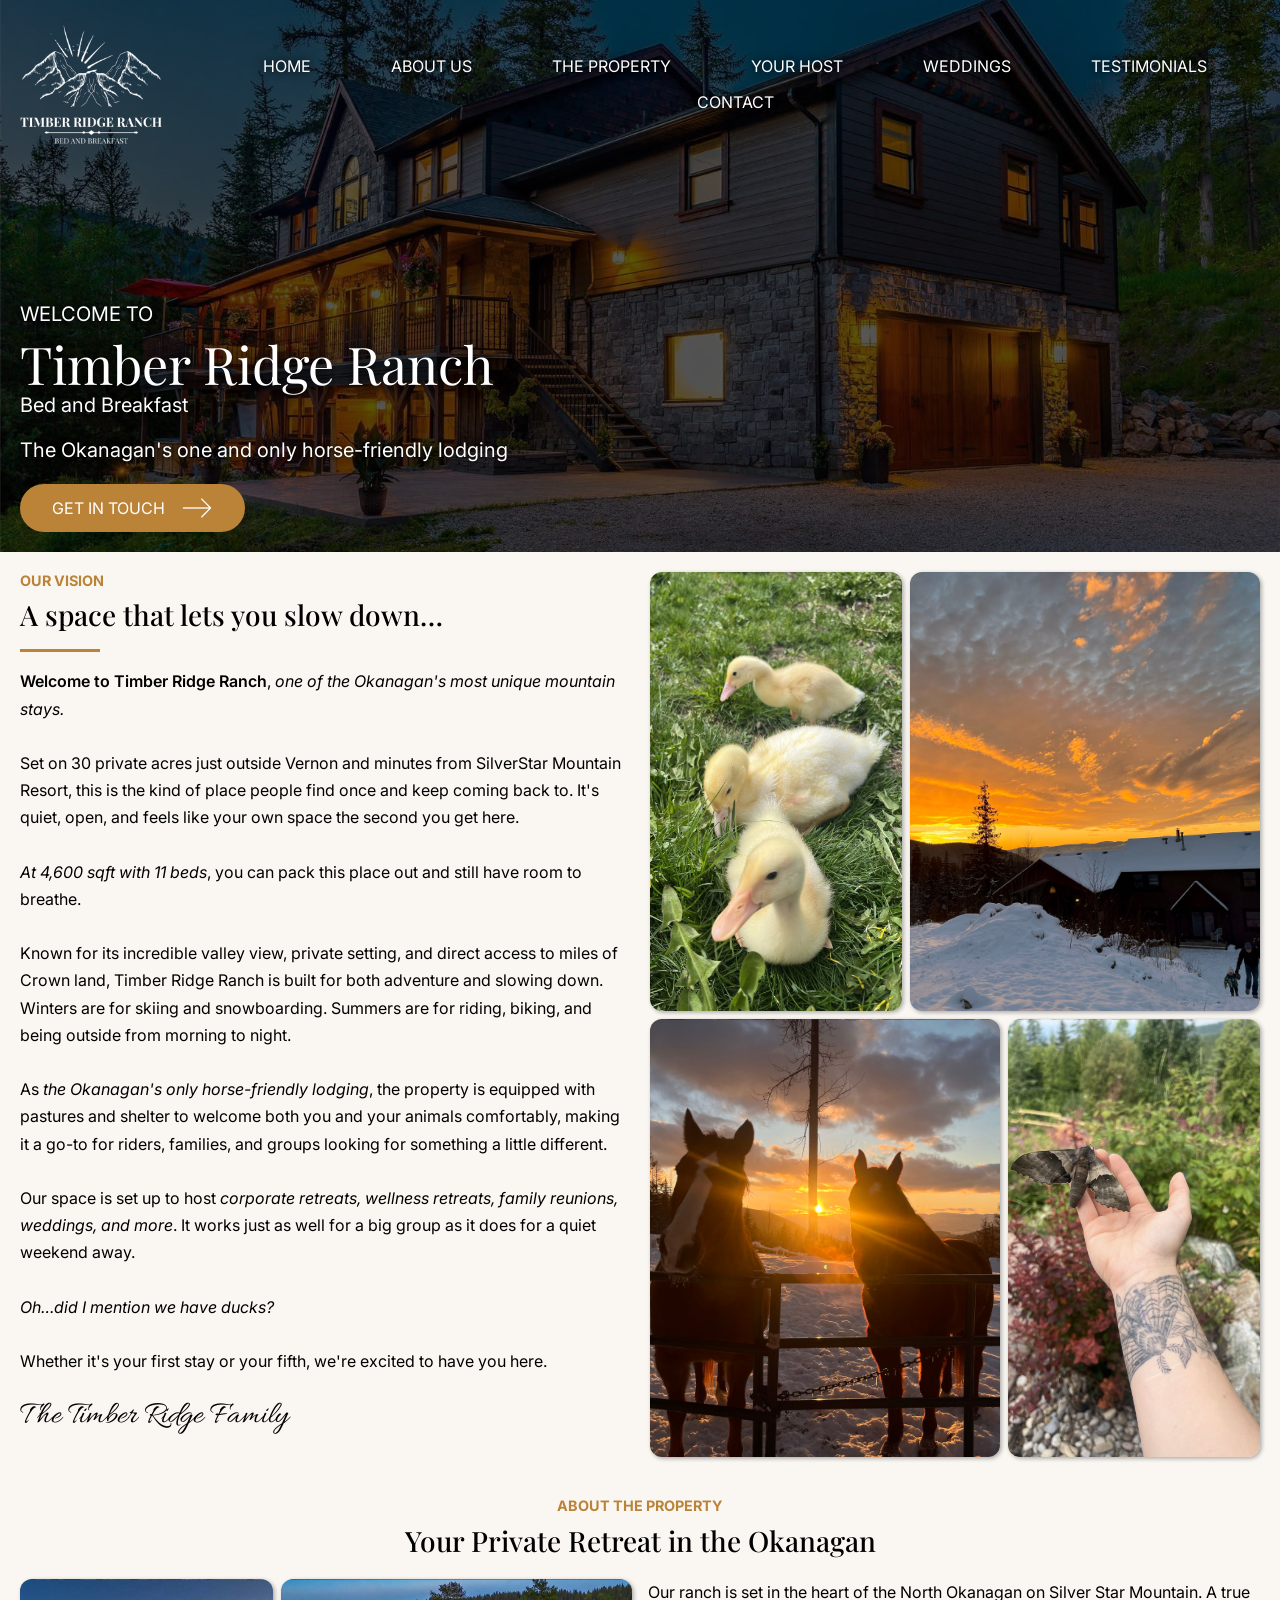
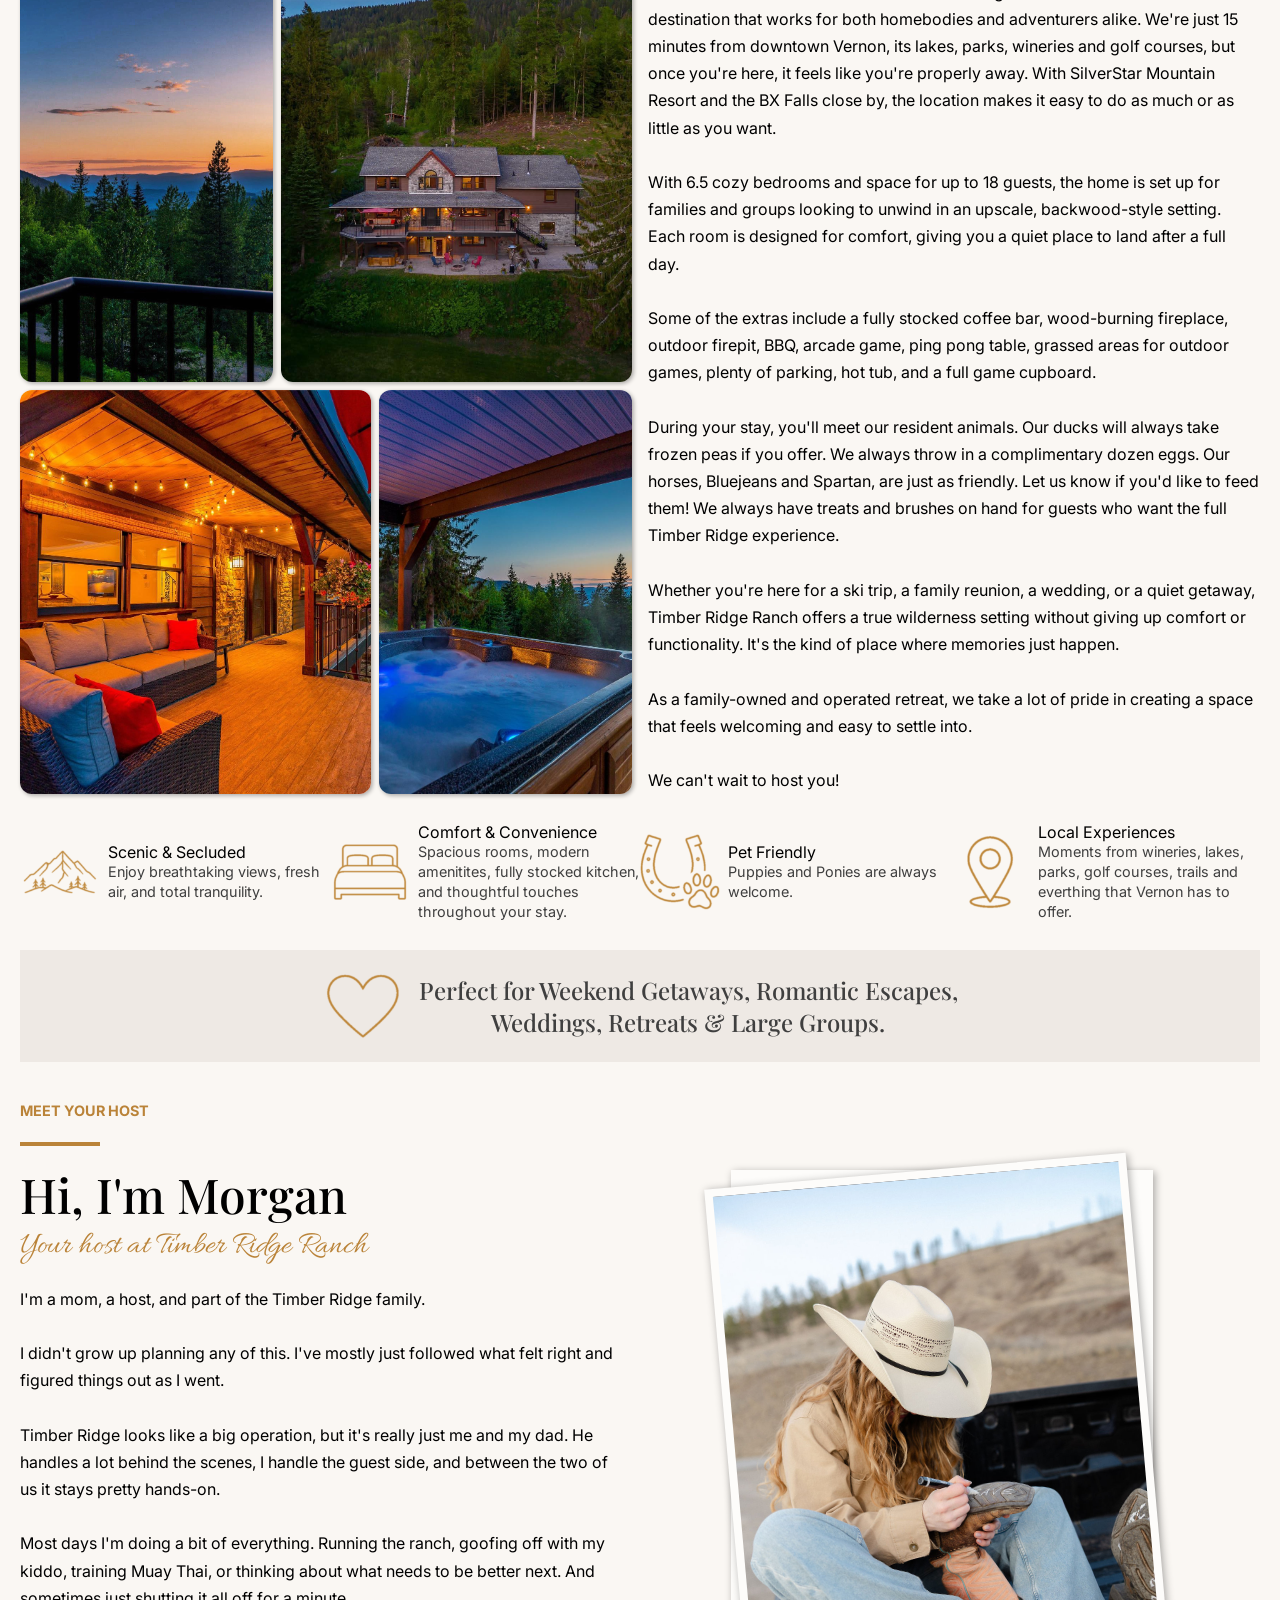
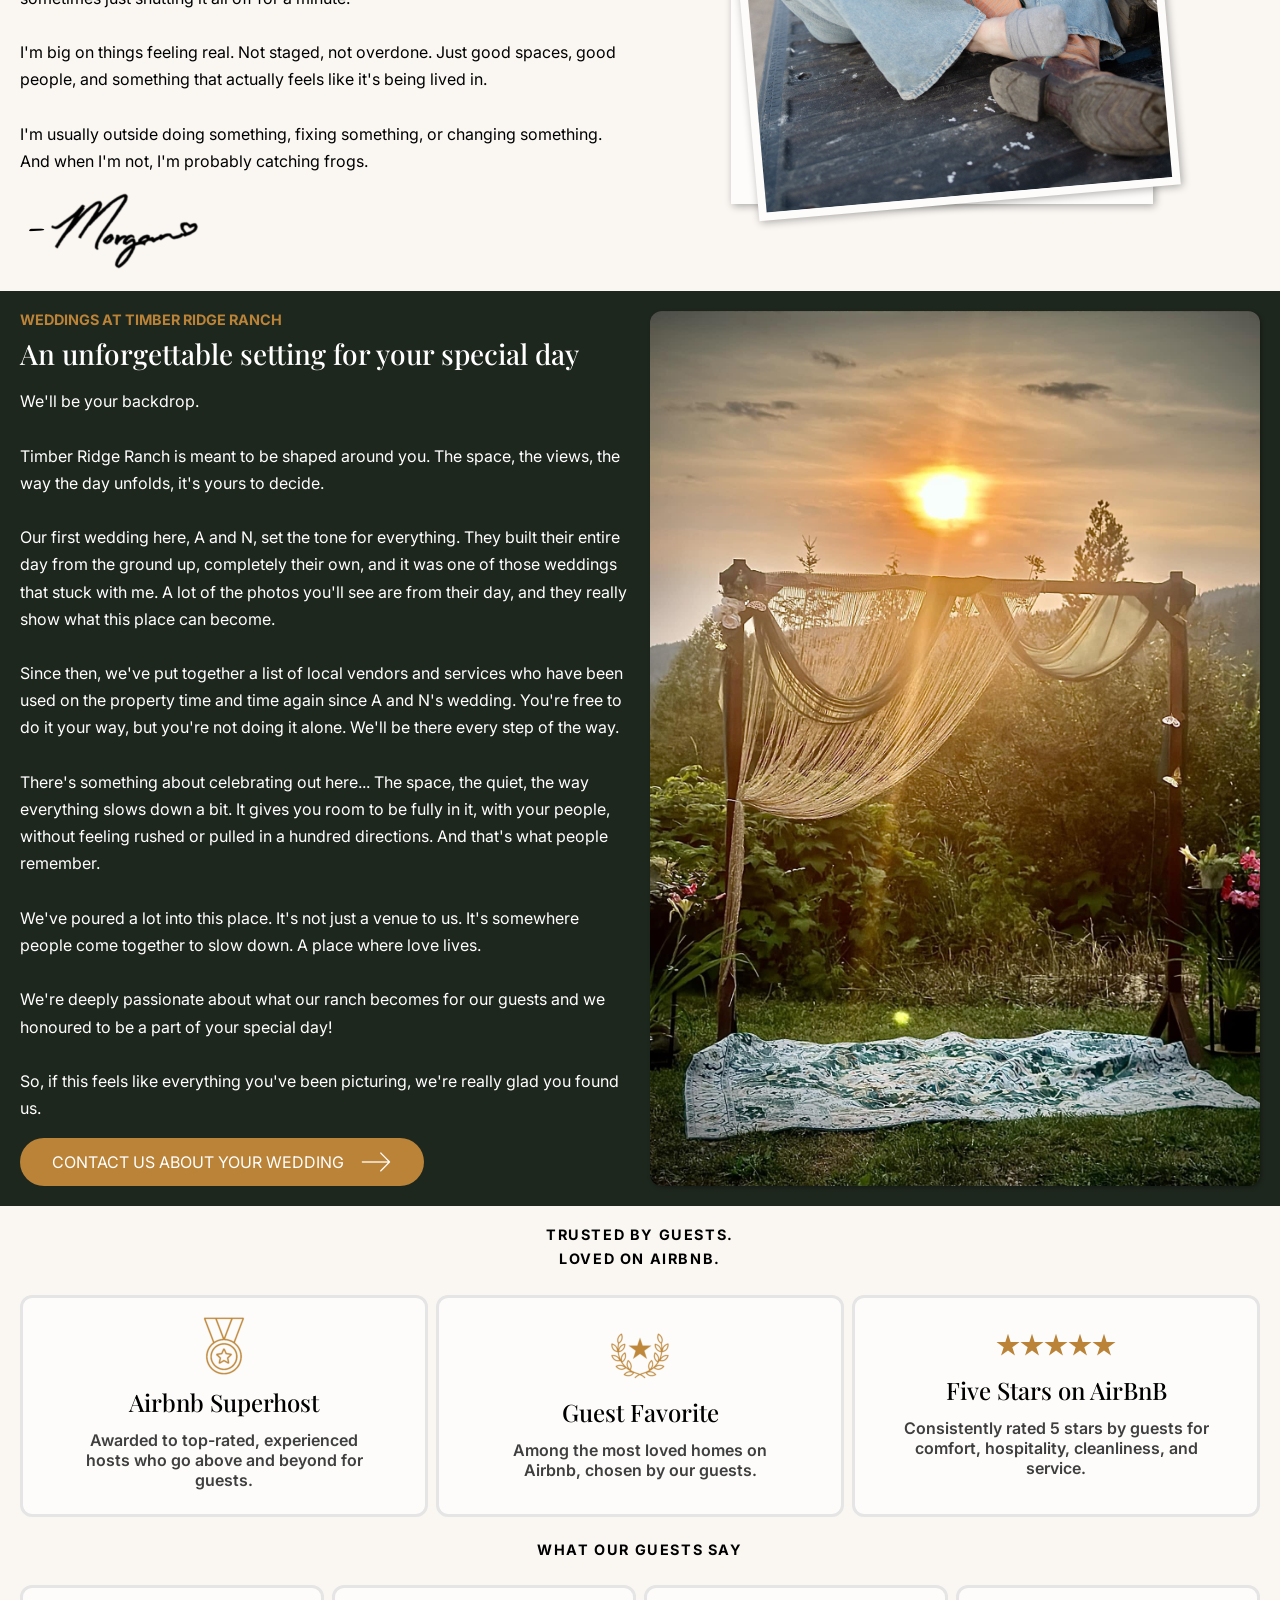
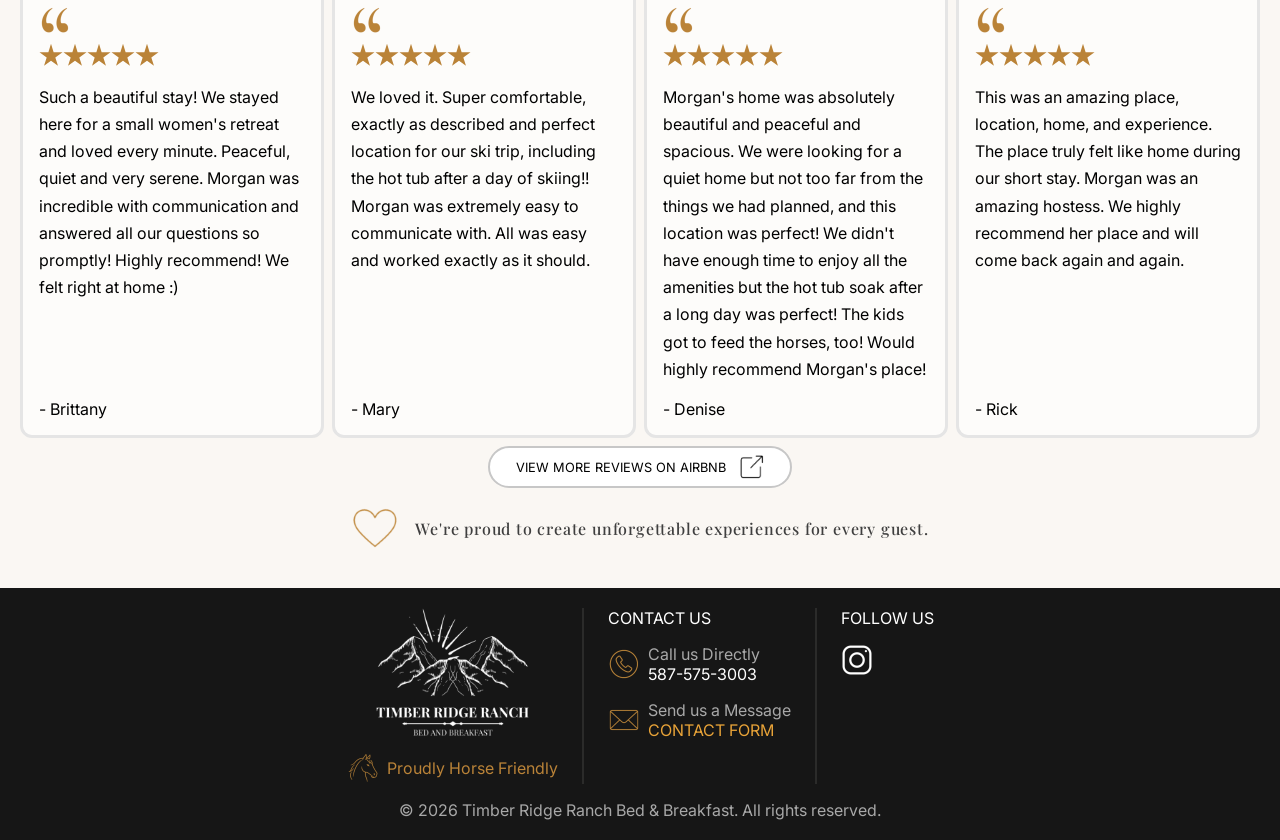
<file: index.html>
﻿<!DOCTYPE html>

<html lang="en" xmlns="http://www.w3.org/1999/xhtml">
<head>
    <meta charset="utf-8" />
    <meta name="viewport" content="width=device-width, initial-scale=1.0">
    <meta http-equiv="X-UA-Compatible" content="ie=edge">
    <link rel="stylesheet" href="styles/main.css">
    <link rel="shortcut icon" href="./img/trr-logo-sm.png" type="image/png" />
    <title>Timber Ridge Ranch</title>
</head>
<body>
    <!--Mobile hamburger menu-->
    <header>
        <div class="top-bar">
            <div class="trr-logo"></div>
            <div class="close-menu"></div>
        </div>
        <div class="buttons">
            <div>HOME</div>
            <div>GALLERY</div>
            <div>CONTACT</div>
        </div>
        <div class="divider"></div>
        <div>
            <a class="capsule-button">
                <p>GET IN TOUCH</p>
            </a>

            <div class="phone">
                <div class="image"></div>
                <div>123-456-7890</div>
            </div>

            <div class="email">
                <div class="image"></div>
                <div>timberridgeranchbnb@gmail.com</div>
            </div>

            <div class="instagram">
                <div class="image"></div>
            </div>            
        </div>
    </header>

    <main>
        <nav>
            <div class="nav__flow">
                <a href="index.html" class="trr-logo"></a>
                <!--<div class="mobile" style="flex: 1;"></div>
                <div class="mobile">
                    <div class="nav__hamburger">
                        <div class="cover-circle"></div>
                        <div class="image"></div>
                    </div>
                </div>-->
                <div class="nav__links desktop">
                    <a href="index.html">
                        HOME
                    </a>
                    <a href="#vision">
                        ABOUT US
                    </a>
                    <a href="#about-property">
                        THE PROPERTY
                    </a>
                    <a href="#meet-host">
                        YOUR HOST
                    </a>
                    <a href="#weddings">
                        WEDDINGS
                    </a>
                    <!--<a href="gallery.html">
                        GALLERY
                    </a>-->
                    <a href="#testimonials">
                        TESTIMONIALS
                    </a>
                    <a href="contact.html">
                        CONTACT
                    </a>
                </div>
            </div>
        </nav>

        <!-- TRR Title -->
        <section id="trr-title">
            <div class="trr-title__flow">
                <div class="trr-title__container">
                    <div style="flex: 1;"></div>
                    <div class="trr-title__info">
                        <p class="welcome">WELCOME TO</p>
                        <h1>Timber Ridge Ranch</h1>
                        <p class="subtitle">Bed and Breakfast</p>
                        <p class="soft-read">The Okanagan's one and only horse-friendly lodging</p>
                    </div>
                    <a href="contact.html" class="capsule-button">
                        <p>GET IN TOUCH</p>
                        <div class="image image__arrow-right"></div>
                    </a>
                </div>
            </div>
        </section>

        <!-- Our Vision -->
        <section id="vision">
            <div class="vision__flow">
                <div class="vision__container">
                    <div class="section-title">
                        <p>OUR VISION</p>
                        <h2>A space that lets you slow down…</h2>
                        <div class="break"></div>
                    </div>
                    <p class="soft-read">
                        <span style="font-weight: 600;">Welcome to Timber Ridge Ranch</span>, <span style="font-style: italic;">
                            one of the Okanagan's
                            most unique mountain stays.
                        </span>
                        <br /><br />
                        Set on 30 private acres just outside Vernon and minutes from SilverStar Mountain Resort, this is the kind of place people find
                        once and keep coming back to. It's quiet, open, and feels like your own space the second you get here.
                        <br /><br />
                        <span style="font-style: italic;">At 4,600 sqft with 11 beds</span>, you can pack this place out and still have room to breathe.
                        <br /><br />
                        <span style="font-style: italic;"></span>Known for its incredible valley view, private setting, and direct access to miles of Crown land, Timber Ridge Ranch is
                        built for both adventure and slowing down. Winters are for skiing and snowboarding. Summers are for riding, biking, and being outside from
                        morning to night.
                        <br /><br />
                        As <span style="font-style: italic;">the Okanagan's only horse-friendly lodging</span>, the property is equipped with pastures and shelter to welcome both you and
                        your animals comfortably, making it a go-to for riders, families, and groups looking for something a little different.
                        <br /><br />
                        Our space is set up to host <span style="font-style: italic;">corporate retreats, wellness retreats, family reunions, weddings, and more</span>. It works just as
                        well for a big group as it does for a quiet weekend away.
                        <br /><br />
                        <span style="font-style: italic;">Oh…did I mention we have ducks?</span>
                        <br /><br />
                        Whether it's your first stay or your fifth, we're excited to have you here.
                    </p>
                    <p class="signature">The Timber Ridge Family</p>
                </div>
                <div class="picture-block">
                    <div class="a image__ducks"></div>
                    <div class="b image__winter-house"></div>
                    <div class="b image__horses"></div>
                    <div class="a image__moth">
                    </div>
                </div>
            </div>
        </section>

        <!-- About The Property -->
        <section id="about-property">
            <div class="about-property__flow">
                <div class="section-title">
                    <p>ABOUT THE PROPERTY</p>
                    <h2>Your Private Retreat in the Okanagan</h2>
                </div>
                
                <div class="about-property__container">
                    <div class="about-property__info-pictures">
                        <div class="picture-block desktop">
                            <div class="a image__trr-house-view"></div>
                            <div class="b image__trr-house-03"></div>
                            <div class="b image__trr-deck"></div>
                            <div class="a image__trr-hot-tub"></div>
                        </div>
                        <p class="soft-read">
                            Our ranch is set in the heart of the North Okanagan on Silver Star Mountain. A true destination that works for both homebodies and adventurers alike. We're just 15 minutes from downtown Vernon, its lakes, parks, wineries and golf courses, but once you're here, it feels like you're properly away. With SilverStar Mountain Resort and the BX Falls close by, the location makes it easy to do as much or as little as you want.
                            <br /><br />
                            With 6.5 cozy bedrooms and space for up to 18 guests, the home is set up for families and groups looking to unwind in an upscale, backwood-style setting. Each room is designed for comfort, giving you a quiet place to land after a full day.
                            <br /><br />
                            Some of the extras include a fully stocked coffee bar, wood-burning fireplace, outdoor firepit, BBQ, arcade game, ping pong table, grassed areas for outdoor games, plenty of parking, hot tub, and a full game cupboard.
                            <br /><br />
                            During your stay, you'll meet our resident animals. Our ducks will always take frozen peas if you offer. We always throw in a complimentary dozen eggs. Our horses, Bluejeans and Spartan, are just as friendly. Let us know if you'd like to feed them! We always have treats and brushes on hand for guests who want the full Timber Ridge experience.
                            <br /><br />
                            Whether you're here for a ski trip, a family reunion, a wedding, or a quiet getaway, Timber Ridge Ranch offers a true wilderness setting without giving up comfort or functionality. It's the kind of place where memories just happen.
                            <br /><br />
                            As a family-owned and operated retreat, we take a lot of pride in creating a space that feels welcoming and easy to settle into.
                            <br /><br />
                            We can't wait to host you!
                        </p>
                    </div>
                    <div class="about-property__selling-point-container">
                        <div class="about-property__selling-point">
                            <div class="about-property__selling-point__image image__mountain"></div>
                            <div class="about-property__selling-point__info">
                                <p>Scenic & Secluded</p>
                                <p class="sub">Enjoy breathtaking views, fresh air, and total tranquility.</p>
                            </div>
                        </div>
                        <div class="about-property__selling-point">
                            <div class="about-property__selling-point__image image__bed"></div>
                            <div class="about-property__selling-point__info">
                                <p>Comfort & Convenience</p>
                                <p class="sub">Spacious rooms, modern amenitites, fully stocked kitchen, and thoughtful touches throughout your stay.</p>
                            </div>
                        </div>
                        <div class="about-property__selling-point">
                            <div class="about-property__selling-point__image image__horseshoe-pawprint"></div>
                            <div class="about-property__selling-point__info">
                                <p>Pet Friendly</p>
                                <p class="sub">Puppies and Ponies are always welcome.</p>
                            </div>
                        </div>
                        <div class="about-property__selling-point">
                            <div class="about-property__selling-point__image image__map-pin"></div>
                            <div class="about-property__selling-point__info">
                                <p>Local Experiences</p>
                                <p class="sub">Moments from wineries, lakes, parks, golf courses, trails and everthing that Vernon has to offer.</p>
                            </div>
                        </div>
                    </div>                    
                </div>
                
                <div class="about-property__perfect-for">
                    <div class="about-property__perfect-for__image image__heart"></div>
                    <p>Perfect for Weekend Getaways, Romantic Escapes, <br /> Weddings, Retreats & Large Groups.</p>
                </div>
            </div>
        </section>

        <!-- Meet your host-->
        <section id="meet-host">
            <div class="meet-host__flow">
                <div class="meet-host-info">
                    <div class="section-title">
                        <p>MEET YOUR HOST</p>
                        <div class="break"></div>
                        <h2>Hi, I'm Morgan</h2>
                        <h2 class="signature">Your host at Timber Ridge Ranch</h2>
                    </div>
                    <p class="soft-read">
                        I'm a mom, a host, and part of the Timber Ridge family.
                        <br /><br />
                        I didn't grow up planning any of this. I've mostly just followed what felt right and figured things out as I went.
                        <br /><br />
                        Timber Ridge looks like a big operation, but it's really just me and my dad. He handles a lot behind the scenes, I handle the guest side, and between the two of us it stays pretty hands-on.
                        <br /><br />
                        Most days I'm doing a bit of everything. Running the ranch, goofing off with my kiddo, training Muay Thai, or thinking about what needs to be better next. And sometimes just shutting it all off for a minute.
                        <br /><br />
                        I'm big on things feeling real. Not staged, not overdone. Just good spaces, good people, and something that actually feels like it's being lived in.
                        <br /><br />
                        I'm usually outside doing something, fixing something, or changing something. And when I'm not, I'm probably catching frogs.
                    </p>
                    <div class="meet-host__signature">
                        <div class="signature">-</div>
                        <div class="image"></div>
                    </div>
                </div>
                <div class="meet-host__picture">
                    <div class="under"></div>
                    <div class="over">
                        <div class="inner"></div>
                    </div>
                </div>
            </div>
        </section>

        <!-- Weddings -->
        <section id="weddings">
            <div class="weddings__flow">
                <div class="weddings__container">
                    <div class="section-title">
                        <p>WEDDINGS AT TIMBER RIDGE RANCH</p>
                        <h2>An unforgettable setting for your special day</h2>
                    </div>
                    <p class="soft-read desktop">
                        We'll be your backdrop.
                        <br /><br />
                        Timber Ridge Ranch is meant to be shaped around you. The space, the views, the way the day unfolds, it's yours to decide.
                        <br /><br />
                        Our first wedding here, A and N, set the tone for everything. They built their entire day from the ground up, completely their own, and it was one of those weddings that stuck with me. A lot of the photos you'll see are from their day, and they really show what this place can become.
                        <br /><br />
                        Since then, we've put together a list of local vendors and services who have been used on the property time and time again since A and N's wedding. You're free to do it your way, but you're not doing it alone. We'll be there every step of the way.
                        <br /><br />
                        There's something about celebrating out here... The space, the quiet, the way everything slows down a bit. It gives you room to be fully in it, with your people, without feeling rushed or pulled in a hundred directions. And that's what people remember.
                        <br /><br />
                        We've poured a lot into this place. It's not just a venue to us. It's somewhere people come together to slow down. A place where love lives.
                        <br /><br />
                        We're deeply passionate about what our ranch becomes for our guests and we honoured to be a part of your special day!
                        <br /><br />
                        So, if this feels like everything you've been picturing, we're really glad you found us.
                    </p>
                    <a class="capsule-button desktop" href="contact.html">
                        <p>CONTACT US ABOUT YOUR WEDDING</p>
                        <div class="image image__arrow-right"></div>
                    </a>
                </div>
                <div class="weddings__picture image__wedding"></div>
                <a class="capsule-button mobile" href="contact.html">
                    <p>CONTACT US ABOUT YOUR WEDDING</p>
                    <div class="image image__arrow-right"></div>
                </a>
            </div>
        </section>

        <!-- Testimonials -->
        <section id="testimonials">
            <div class="testimonials__flow">
                <div class="section-title alt">
                    <p>TRUSTED BY GUESTS.</p>
                    <p>LOVED ON AIRBNB.</p>
                </div>
                <div class="testimonials__awards">
                    <div class="card">
                        <div class="image image__superhost"></div>
                        <h2>Airbnb Superhost</h2>
                        <p class="desktop">Awarded to top-rated, experienced hosts who go above and beyond for guests.</p>
                    </div>
                    <div class="card">
                        <div class="image image__guest-favorite"></div>
                        <h2>Guest Favorite</h2>
                        <p class="desktop">Among the most loved homes on Airbnb, chosen by our guests.</p>
                    </div>
                    <div class="card testimonials__5-stars">
                        <div class="stars">
                            <div></div>
                            <div></div>
                            <div></div>
                            <div></div>
                            <div></div>
                        </div>
                        <h2>Five Stars on AirBnB</h2>
                        <p class="desktop">Consistently rated 5 stars by guests for comfort, hospitality, cleanliness, and service.</p>
                    </div>
                </div>

                <div class="section-title alt">
                    <p>WHAT OUR GUESTS SAY</p>
                </div>
                <div class="testimonials__reviews">
                    <div class="card">
                        <div class="quote"></div>
                        <div class="stars">
                            <div></div>
                            <div></div>
                            <div></div>
                            <div></div>
                            <div></div>
                        </div>
                        <p class="soft-read">
                            Such a beautiful stay! We stayed here for a small women's retreat and loved every minute. Peaceful, quiet and very serene. 
                            Morgan was incredible with communication and answered all our questions so promptly! Highly recommend! We felt right at home :)
                        </p>
                        <div class="testimonials__reviews__author">
                            <p>- Brittany</p>
                        </div>
                    </div>
                    <div class="card">
                        <div class="quote"></div>
                        <div class="stars">
                            <div></div>
                            <div></div>
                            <div></div>
                            <div></div>
                            <div></div>
                        </div>
                        <p class="soft-read">
                            We loved it. Super comfortable, exactly as described and perfect location for our ski trip, including the hot tub after a day of skiing!!
                            Morgan was extremely easy to communicate with. All was easy and worked exactly as it should.
                        </p>
                        <div class="testimonials__reviews__author">
                            <p>- Mary</p>
                        </div>
                    </div>
                    <div class="card">
                        <div class="quote"></div>
                        <div class="stars">
                            <div></div>
                            <div></div>
                            <div></div>
                            <div></div>
                            <div></div>
                        </div>
                        <p class="soft-read">
                            Morgan's home was absolutely beautiful and peaceful and spacious. We were looking for a quiet home but not too far from the things we had planned, 
                            and this location was perfect! We didn't have enough time to enjoy all the amenities but the hot tub soak after a long day was perfect! 
                            The kids got to feed the horses, too! Would highly recommend Morgan's place!
                        </p>
                        <div class="testimonials__reviews__author">
                            <p>- Denise</p>
                        </div>
                    </div>
                    <div class="card">
                        <div class="quote"></div>
                        <div class="stars">
                            <div></div>
                            <div></div>
                            <div></div>
                            <div></div>
                            <div></div>
                        </div>
                        <p class="soft-read">
                            This was an amazing place, location, home, and experience. The place truly felt like home during our short stay.
                            Morgan was an amazing hostess. We highly recommend her place and will come back again and again.
                        </p>
                        <div class="testimonials__reviews__author">
                            <p>- Rick</p>
                        </div>
                    </div>
                </div>
                <a class="capsule-button clear sm" target="_blank" href="https://www.airbnb.ca/rooms/1140254379399892876?guests=1&adults=1&s=67&unique_share_id=cffd843d-1792-4a14-b468-8db8801aec76">
                    <p>VIEW MORE REVIEWS ON AIRBNB</p>
                    <div class="image image__out-link"></div>
                </a>
                <div class="testimonials__footer">
                    <div class="testimonials__footer__image image__heart"></div>
                    <p>We're proud to create unforgettable experiences for every guest.</p>
                </div>

            </div>
        </section>

        <!-- Gallery -->
        <section id="gallery">
            <div class="gallery__flow">
                <div class="section-title alt">
                    <p>GALLERY</p>
                </div>
                <div class="gallery__spinner">Gallery</div>
                <a class="capsule-button clear sm gallery__view-button" href="gallery.html">
                    <p>VIEW FULL GALLERY</p>
                    <div class="image image__arrow-right"></div>
                </a>
            </div>
        </section>
    </main>

    <!-- Mobile Footer -->
    <footer class="mobile">
        <div class="footer__flow">
            <div class="trr-logo"></div>
            <div class="contact footer__call-us">
                <div class="image footer__call-us__image image__phone"></div>
                <div class="info">
                    <p class="sub">Call us Directly</p>
                    <p>587-575-3003</p>
                </div>
            </div>
            <a class="contact footer__contact-form" href="contact.html">
                <div class="image footer__contact-form__image image__email"></div>
                <div class="info">
                    <p class="sub">Send us a Message</p>
                    <p>Fill out our inquiry form and we'll be in touch.</p>
                    <p class="highlight">CONTACT FORM</p>
                </div>
            </a>
            <div class="divider"></div>
            <div class="link-box">
                <a class="social image__instagram" target="_blank" href="https://www.instagram.com/timberridgeranchbnb?igsh=MWF6N2NqNTEzc3gzMQ%3D%3D"></a>
            </div>
            <div class="proudly-horse-friendly">
                <div class="image image__horse"></div>
                <p>
                    Proudly Horse Friendly
                </p>
            </div>
        </div>
        <p class="copyright">© 2026 Timber Ridge Ranch Bed & Breakfast. All rights reserved.</p>
    </footer>

    <!-- Desktop Footer -->
    <footer class="desktop">
        <div class="footer__flow">
            <div class="footer__trr-horse">
                <a href="index.html" class="trr-logo"></a>
                <div class="proudly-horse-friendly">
                    <div class="image image__horse"></div>
                    <p>
                        Proudly Horse Friendly
                    </p>
                </div>
            </div>
            <div class="divider"></div>
            <div class="footer-links">
                <p>CONTACT US</p>
                <div class="contact footer__call-us">
                    <div class="image footer__call-us__image image__phone"></div>
                    <div class="info">
                        <p class="sub">Call us Directly</p>
                        <p>587-575-3003</p>
                    </div>
                </div>
                <a class="contact footer__contact-form" href="contact.html">
                    <div class="image footer__contact-form__image image__email"></div>
                    <div class="info">
                        <p class="sub">Send us a Message</p>
                        <!--<p>Fill out our inquiry form and we'll be in touch.</p>-->
                        <p class="highlight">CONTACT FORM</p>
                    </div>
                </a>
            </div>            
            <div class="divider"></div>
            <div class="footer-links">
                <p>FOLLOW US</p>
                <div class="link-box">
                    <a class="social image__instagram" target="_blank" href="https://www.instagram.com/timberridgeranchbnb?igsh=MWF6N2NqNTEzc3gzMQ%3D%3D"></a>
                </div>
            </div>

        </div>
        <p class="copyright">© 2026 Timber Ridge Ranch Bed & Breakfast. All rights reserved.</p>
    </footer>
</body>
</html>
</file>
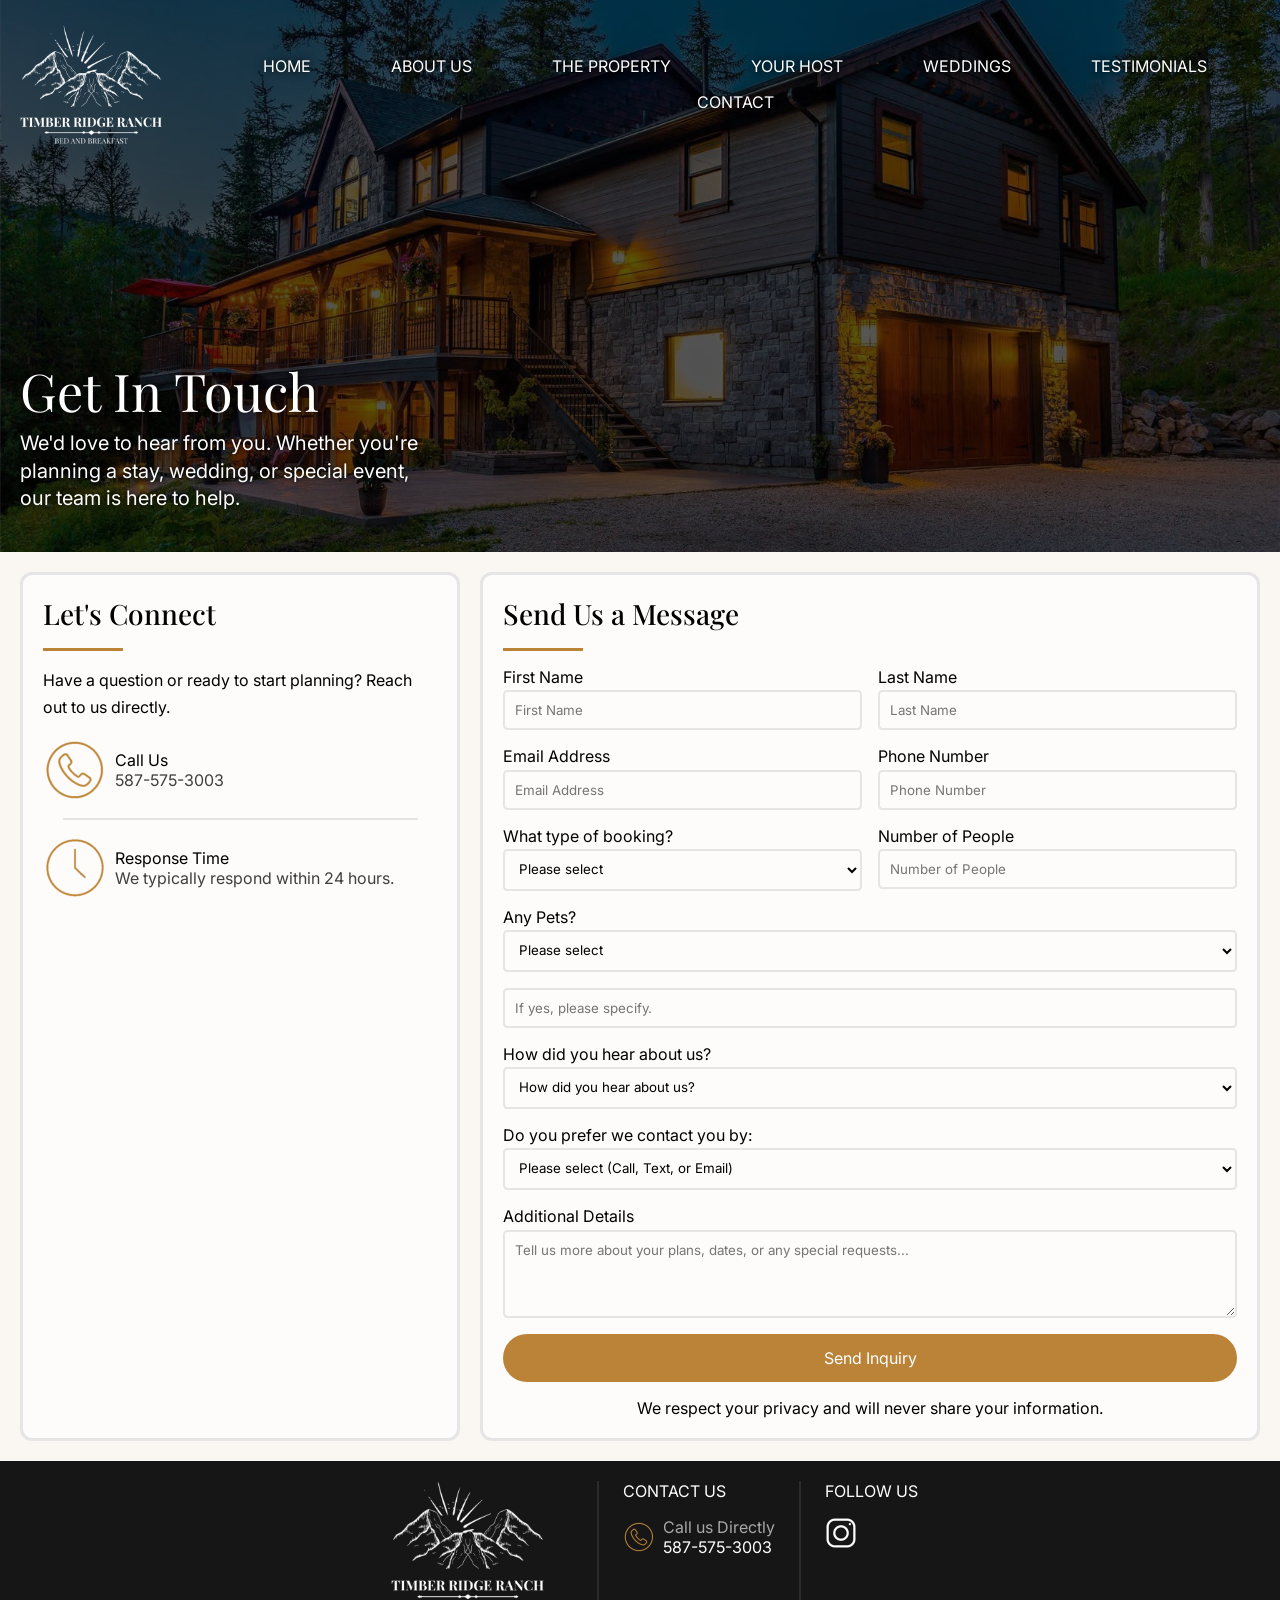
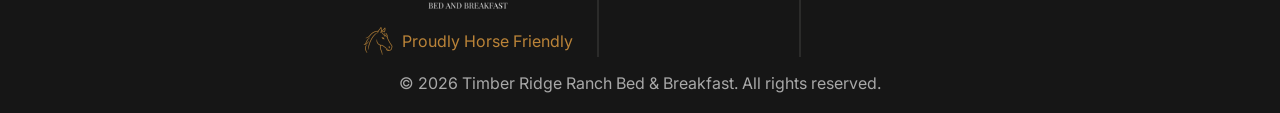
<file: contact.html>
﻿<!DOCTYPE html>

<html lang="en" xmlns="http://www.w3.org/1999/xhtml">
<head>
    <meta charset="utf-8" />
    <meta name="viewport" content="width=device-width, initial-scale=1.0">
    <meta http-equiv="X-UA-Compatible" content="ie=edge">
    <link rel="stylesheet" href="styles/main.css">
    <link rel="stylesheet" href="styles/contact.css">
    <link rel="shortcut icon" href="./img/trr-logo-sm.png" type="image/png" />
    <title>Timber Ridge Ranch</title>
</head>
<body>
    <main>
        <nav>
            <div class="nav__flow">
                <a href="index.html" class="trr-logo"></a>
                <div class="mobile" style="flex: 1;"></div>
                <div class="nav__links mobile">
                    <a href="index.html">
                        HOME
                    </a>
                </div>
                <div class="nav__links desktop">
                    <a href="index.html">
                        HOME
                    </a>
                    <a href="#vision">
                        ABOUT US
                    </a>
                    <a href="#about-property">
                        THE PROPERTY
                    </a>
                    <a href="#meet-host">
                        YOUR HOST
                    </a>
                    <a href="#weddings">
                        WEDDINGS
                    </a>
                    <!--<a href="gallery.html">
                        GALLERY
                    </a>-->
                    <a href="#testimonials">
                        TESTIMONIALS
                    </a>
                    <a href="contact.html">
                        CONTACT
                    </a>
                </div>
            </div>
        </nav>

        <!-- TRR Title -->
        <section id="trr-title">
            <div class="trr-title__flow">
                <div class="trr-title__container">
                    <div style="flex: 1;"></div>
                    <div class="trr-title__info">
                        <h1>Get In Touch</h1>
                        <p class="soft-read">We'd love to hear from you. Whether you're planning a stay, wedding, or special event, our team is here to help.</p>
                    </div>
                </div>
            </div>
        </section>

        <section id="contact">
            <div class="contact__flow">

                <!--Connect card-->
                <div class="card contact__connect">
                    <div class="section-title">
                        <h2>Let's Connect</h2>
                        <div class="break"></div>
                    </div>
                    <p class="soft-read" style="margin-bottom: 1em;">Have a question or ready to start planning? Reach out to us directly.</p>
                    <div class="info-box">
                        <div class="image image__phone"></div>
                        <div class="info-container">
                            <p>Call Us</p>
                            <p class="sub">587-575-3003</p>
                        </div>
                    </div>
                    <!--<div class="divider"></div>
                    <div class="info-box">
                        <div class="image image__email"></div>
                        <div class="info-container">
                            <p>Email Us</p>
                            <p class="sub">timberridgeranchbnb@gmail.com</p>
                        </div>
                    </div>-->
                    <div class="divider"></div>
                    <div class="info-box">
                        <div class="image image__clock"></div>
                        <div class="info-container">
                            <p>Response Time</p>
                            <p class="sub">We typically respond within 24 hours.</p>
                        </div>
                    </div>
                </div>

                <!--Form Card-->
                <div class="card contact__form">
                    <div class="section-title">
                        <h2>Send Us a Message</h2>
                        <div class="break"></div>
                    </div>
                    <form action="https://formspree.io/f/xkoyojek" method="POST">

                        <div class="hbox">
                            <div class="field">
                                <p>First Name</p>
                                <input type="text" name="First Name" placeholder="First Name" required>
                            </div>
                            <div class="field">
                                <p>Last Name</p>
                                <input type="text" name="Last Name" placeholder="Last Name" required>
                            </div>
                        </div>

                        <div class="hbox">
                            <div class="field">
                                <p>Email Address</p>
                                <input type="email" name="Email" placeholder="Email Address" required>
                            </div>
                            <div class="field">
                                <p>Phone Number</p>
                                <input type="tel" name="Phone" placeholder="Phone Number">
                            </div>
                        </div>

                        <div class="hbox">
                            <div class="field">
                                <p>What type of booking?</p>
                                <select name="Booking Type" required>
                                    <option value="">Please select</option>
                                    <option>Vacation</option>
                                    <option>Wedding</option>
                                    <option>Wellness Retreat</option>
                                    <option>Corporate Retreat</option>
                                </select>
                            </div>

                            <div class="field">
                                <p>Number of People</p>
                                <input type="number" name="Number of People" placeholder="Number of People">
                            </div>
                        </div>

                        <div class="field">
                            <p>Any Pets?</p>
                            <select name="Pets">
                                <option value="">Please select</option>
                                <option>No</option>
                                <option>Yes</option>
                            </select>
                        </div>

                        <input type="text" name="specify pets" placeholder="If yes, please specify.">

                        <div class="field">
                            <p>How did you hear about us?</p>
                            <select name="How did you hear about us?">
                                <option value="">How did you hear about us?</option>
                                <option>Airbnb</option>
                                <option>Google</option>
                                <option>Social Media</option>
                                <option>Word of Mouth</option>
                            </select>
                        </div>

                        <div class="field">
                            <p>Do you prefer we contact you by:</p>
                            <select name="Preferred Contact">
                                <option value="">Please select (Call, Text, or Email)</option>
                                <option>Call</option>
                                <option>Text</option>
                                <option>Email</option>
                            </select>
                        </div>

                        <div class="field">
                            <p>Additional Details</p>
                            <textarea name="Message" placeholder="Tell us more about your plans, dates, or any special requests..."></textarea>
                        </div>

                        <input type="hidden" name="_redirect" value="/index.html">

                        <button type="submit" class="capsule-button">Send Inquiry</button>

                        <p style="align-self: center;">We respect your privacy and will never share your information.</p>
                    </form>
                </div>
            </div>
        </section>
    </main>

    <!-- Mobile Footer -->
    <footer class="mobile">
        <div class="footer__flow">
            <div class="trr-logo"></div>
            <div class="contact footer__call-us">
                <div class="image footer__call-us__image image__phone"></div>
                <div class="info">
                    <p class="sub">Call us Directly</p>
                    <p>587-575-3003</p>
                </div>
            </div>
            <!--<div class="contact footer__contact-form">
                <div class="image footer__contact-form__image image__email"></div>
                <div class="info">
                    <p class="sub">Send us a Message</p>
                    <p class="highlight">timberridgeranchbnb@gmail.com</p>
                </div>
            </div>-->
            <div class="divider"></div>
            <div class="link-box">
                <a class="social image__instagram" target="_blank" href="https://www.instagram.com/timberridgeranchbnb?igsh=MWF6N2NqNTEzc3gzMQ%3D%3D"></a>
            </div>
            <div class="proudly-horse-friendly">
                <div class="image image__horse"></div>
                <p>
                    Proudly Horse Friendly
                </p>
            </div>
        </div>
        <p class="copyright">© 2026 Timber Ridge Ranch Bed & Breakfast. All rights reserved.</p>
    </footer>

    <!-- Desktop Footer -->
    <footer class="desktop">
        <div class="footer__flow">
            <div class="footer__trr-horse">
                <a href="index.html" class="trr-logo"></a>
                <div class="proudly-horse-friendly">
                    <div class="image image__horse"></div>
                    <p>
                        Proudly Horse Friendly
                    </p>
                </div>
            </div>
            <div class="divider"></div>
            <div class="footer-links">
                <p>CONTACT US</p>
                <div class="contact footer__call-us">
                    <div class="image footer__call-us__image image__phone"></div>
                    <div class="info">
                        <p class="sub">Call us Directly</p>
                        <p>587-575-3003</p>
                    </div>
                </div>
                <!--<div class="contact footer__contact-form" href="contact.html">
                    <div class="image footer__contact-form__image image__email"></div>
                    <div class="info">
                        <p class="sub">Send us a Message</p>-->
                        <!--<p>Fill out our inquiry form and we'll be in touch.</p>-->
                        <!--<p class="highlight">timberridgeranchbnb@gmail.com</p>
                    </div>
                </div>-->
            </div>            
            <div class="divider"></div>
            <div class="footer-links">
                <p>FOLLOW US</p>
                <div class="link-box">
                    <a class="social image__instagram" target="_blank" href="https://www.instagram.com/timberridgeranchbnb?igsh=MWF6N2NqNTEzc3gzMQ%3D%3D"></a>
                </div>
            </div>

        </div>
        <p class="copyright">© 2026 Timber Ridge Ranch Bed & Breakfast. All rights reserved.</p>
    </footer>
</body>
</html>
</file>
<file: styles/main.css>
﻿



/**/
/* Fonts */
/**/

@import url('https://fonts.googleapis.com/css2?family=Playfair+Display:wght@400..900&display=swap');
@import url('https://fonts.googleapis.com/css2?family=Inter:opsz@14..32&display=swap');
@import url('https://fonts.googleapis.com/css2?family=Allura&family=Playfair+Display&display=swap');



/**/
/* Globals Styles */
/**/

:root {
    --ff-title: "Playfair Display", serif;
    --ff-h2title: "Playfair Display", serif;
    --ff-serif: "Inter", sans-serif;
    --ff-signature: "Allura", cursive;
    --clr-background: #FAF7F3;
    --clr-card: #FDFCFA;
    --clr-primary: #BA8338; /*#A27B3D;*/
    --clr-highlight: #E8A338;
    --clr-accent: #1E271E;
    --clr-text-muted: #3F3F3F;
    --clr-footer: #161616;
    --min-padding: 1.25em;
    --img-rounding: .75em;
    --desktop-max-width: 80rem;
}

html {
    scroll-behavior: smooth;
}

body {
    margin: 0;
    background: var(--clr-background);
}

a {
    text-decoration: none;
    color: inherit;
}



/**/
/* Typography */
/**/

h1,
h2,
h3,
h4,
p {
    margin: 0;
    font-family: var(--ff-serif);
}

.soft-read {
    line-height: 1.7rem;
}

.signature {
    font-family: var(--ff-signature);
}

h1,
h2,
h3 {
    font-family: var(--ff-title);
    font-weight: 500;
}



/**/
/* Picture Block */
/**/

.picture-block {
    display: flex;
    flex-wrap: wrap;    
    gap: .5em;
}

.picture-block > div {
    flex: 0 1 50%;
    min-height: 6em;
    background-color: RGBA(0,0,0,0.5);
    background-size: cover;
    background-position: center;
    border-radius: var(--img-rounding);
    box-shadow: .1em .1em .25em rgba(0,0,0,0.33);
}

.picture-block > .a {
    flex-basis: calc(40% - 1em);
    flex-grow: 1;
}

.picture-block > .b {
    flex-basis: calc(60% - 1em);
}

.picture-block video {
    width: 100%;
    height: 100%;
    object-fit: cover;
    display: block;
}



/**/
/* Section title */
/**/

.section-title {
    display: flex;
    flex-direction: column;    
}

.section-title h2 {
    font-size: 1.75rem;
}

.section-title p {
    color: var(--clr-primary);
    font-size: .9rem;
    font-weight: 700;
    margin-bottom: .5em;
}

.section-title .break {
    background: var(--clr-primary);
    height: .2em;
    width: 5em;
    margin-bottom: 1em;
    margin-top: 1em;
}

.section-title.alt {
    font-weight: 600;
    text-align: center;
    margin-bottom: var(--min-padding);
    letter-spacing: .1em;    
}

.section-title.alt p {
    color: black;
}



/**/
/* Card */
/**/

.card {
    background: var(--clr-card);
    border-radius: var(--img-rounding);
    border: .2em #E5E5E5 solid;
    min-height: 7em;
    display: flex;
    flex-direction: column;
    justify-content: center;
    align-items: center;
}



/**/
/* Stars */
/**/

.stars {
    --star-size: 1.5em;
    margin-bottom: 1em;
    margin-top: .5em;
    display: flex;
}

.stars > div {
    width: var(--star-size);
    height: var(--star-size);
    clip-path: polygon(50% 0%, 61% 35%, 98% 35%, 68% 57%, 79% 91%, 50% 70%, 21% 91%, 32% 57%, 2% 35%, 39% 35%);
    background: var(--clr-primary);
}



/**/
/* Button Styling */
/**/

.capsule-button {
    background-color: var(--clr-primary);
    height: 2em;
    border-radius: 5em;
    padding: .5em 2em;
    display: flex;
    gap: 1em;
    align-items: center;
    justify-content: center;
    color: white;
    text-align: center;
    text-decoration: none;
    transition: color 150ms ease, background-color 150ms ease;
}

.capsule-button .image {
    width: 2em;
    height: 2em;
    background-size: contain;
    background-position: center;
}

.capsule-button:hover {
    background: var(--clr-highlight);
}

.capsule-button.clear {
    border: .2em #c7c7c7 solid;
    color: black;
    background-color: white;
}

.capsule-button.clear:hover {
    background-color: #c7c7c7;
}

.capsule-button.sm {
    font-size: .8rem;
}



/**/
/* Proudly horse friendly */
/**/

.proudly-horse-friendly {
    display: flex;
    align-items: center;
    justify-content: center;
    color: var(--clr-primary);
}

.proudly-horse-friendly .image {
    height: 2em;
    width: 2em;
    margin-right: .5em;
    background-size: contain;
    background-position: center;
}



/**/
/* Hamburger Menu (header) */
/**/

header {
    display: none;
    position: fixed;
    width: 100vw;
    height: 100vh;
    background: var(--clr-footer);
    z-index: 1000;
}



/**/
/* Nav */
/**/

nav {
    position: absolute;
    padding: var(--min-padding);
    width: calc(100vw - var(--min-padding) * 2);
}

.nav__flow {
    height: 100%;
    margin: 0 auto;
    display: flex;
}

.nav__hamburger {
    right: 0;
    position: relative;
    width: 4em;
    height: 4em;
    
    display: flex;
    justify-content: center;
    align-items: center;
}

.nav__hamburger .cover-circle {
    position: absolute;
    width: 0%;
    height: 0%;
    border-radius: 50%;
    background: var(--clr-footer);
    pointer-events: none;
    transition: width 300ms ease, height 300ms ease;
}

.nav__hamburger .image {
    width: 100%;
    height: 100%;
    background: url(../img/hamburger.png);
    background-size: contain;
    background-position: center;
    transition: filter 150ms ease;
    filter: contrast(0) brightness(200%);
    pointer-events: none;
}

.nav__hamburger:hover .image,
.nav__hamburger:active .image {
    /*Change to X*/
}

.nav__hamburger:hover .cover-circle,
.nav__hamburger:active .cover-circle {
    width: 5000%;
    height: 5000%;
}

.nav__links {
    display: flex;
    align-items: center;
    color: white;    
}

.nav__links a {
    font-family: var(--ff-serif);
    display: inline-block;
    padding: 0.5em;
    color: white;
    text-decoration: none;
    transition: color 150ms ease;
    text-shadow: 0 0 .5em black;
}

.nav__links a:hover,
.nav__links a:focus {
    color: var(--clr-highlight);
    text-decoration: none;
}



/**/
/* TRR Title */
/**/

#trr-title {
    height: 32em;
    background: url(../img/trr-house-02.jpg);
    background-size: cover;
    background-position: left center;
    background-color: #595959; /* #B58B8B;*/
    background-blend-mode: multiply;
    padding: var(--min-padding);
}

.trr-title__flow {
    height: 100%;
    margin: 0 auto;
}

.trr-title__container {
    height: 100%;
    display: flex;
    flex-direction: column;
    justify-content: flex-end;
    align-items: flex-start;
    color: white;
}

.trr-logo {
    width: 10em;
    height: 8em;
    background: url(../img/trr-logo-white.png);
    background-size: contain;
    background-repeat: no-repeat;
    background-position: center;
}

.trr-title__info {
    font-size: 1.25rem;
    margin-bottom: 1em;
}

.trr-title__info .welcome {
/*    color: #FFA13D;
    color: #E59C14;*/
}

.trr-title__info h1 {
    font-size: 3.25rem;
    line-height: 2.9rem;
    margin-top: .3em;
    margin-bottom: .1em;
    font-weight: 400;
}

.trr-title__info .subtitle {
    margin-bottom: 1em;
}

.trr-title__info h1, .trr-title__info p {
    text-shadow: 0 0 .2em black;
}

.trr-title__button {
}



/**/
/* Vision */
/**/

#vision {
    padding: var(--min-padding);
}

#vision .signature {
    font-size: 2rem;
    margin-top: .66em;
    margin-bottom: .66em;
}



/**/
/* About The Property */
/**/

#about-property {
    padding: var(--min-padding);
}

#about-property .section-title {
    text-align: center;
    margin-bottom: var(--min-padding);
}

.about-property__container {
    margin-block: var(--min-padding);
}

.about-property__info-pictures {
    display: flex;
    gap: 1em;
}

.about-property__info-pictures p {
    align-self: center;
}

.about-property__selling-point-container {
    display: flex;
    flex-direction: column;
}

.about-property__selling-point {
    display: flex;
    justify-content: center;
    align-items: center;
    margin-top: .5em;
    margin-bottom: .5em;
    line-height: 1.25rem;
}

.about-property__selling-point__image {
    height: 5em;
    width: 5em;
    margin-right: .5em;
    background: url(../img/mountain.png);
    background-size: contain;
    background-position: center;
}

.about-property__selling-point__info {
    display: flex;
    flex-direction: column;
    justify-content: center;    
    flex: 1;
}

.about-property__selling-point__info .sub {
    color: var(--clr-text-muted);
    font-size: .9rem;
}

.about-property__perfect-for {
    padding: 1em;
    background: #EEE9E4;
    text-align: center;
    font-size: 1rem;
    display: flex;
    justify-content: center;
    align-items: center;
}

.about-property__perfect-for__image {
    height: 5em;
    width: 5em;
    background-size: contain;
    background-position: center;
}

.about-property__perfect-for p {
    font-family: var(--ff-title);
    font-weight: 500;
    color: var(--clr-text-muted);
    flex: 1;
}



/**/
/* Meet your host */
/**/

#meet-host {
    padding: var(--min-padding);
}

.meet-host__flow {
    display: flex;
    flex-direction: column;
    align-items: center;
}

.meet-host__flow .section-title {
    margin-bottom: var(--min-padding);
}

.meet-host__flow .section-title h2 {
    font-size: 3rem;
}

.meet-host__flow .signature {
    font-size: 4rem;
}

.meet-host__flow .section-title h2.signature {
    font-size: 2rem;
    color: var(--clr-primary);
}

.meet-host__picture {
    width: 100%;
    height: 100%;

    position: relative;
    display: flex;
    justify-content: center;
    align-items: center;
    margin-block: 1em;
}

.meet-host__picture > * {
    width: 70%;
    aspect-ratio: 2/3;
    box-shadow: .1em .1em .5em rgba(0,0,0,0.33);
    background: var(--clr-card);
}

.meet-host__picture .over {
    --picture-padding: 1em;

    position: absolute;
    transform: rotate(-5deg);
    display: flex;
    justify-content:center;
    align-items: center;
}

.meet-host__picture .over .inner {
    background: green;
    width: calc(100% - var(--picture-padding));
    height: calc(100% - var(--picture-padding));

    background: url(../img/host.png);
    background-size: cover;
    background-position: center;
}

.meet-host__signature {
    margin-top: 1em;
    display: flex;
    align-items: center;
}

.meet-host__signature .image {
    --size: 10em;
    width: var(--size);
    height: calc(var(--size) * .5);
    background-image: url(../img/signature.png);
    background-size: cover;
    background-position: center;
}



/**/
/* Weddings */
/**/

#weddings {
    padding: var(--min-padding);
    background: var(--clr-accent);
    color: white;
}

.weddings__container {
    display: flex;
    flex-direction: column;
}

.weddings__picture {
    width: 100%;
    background-size: cover;
    background-position: center;
    min-height: 10em;
    border-radius: var(--img-rounding);
    margin-top: 1em;
    margin-bottom: 1em;
    box-shadow: .1em .1em .25em rgba(0,0,0,0.33);
}



/**/
/* Testimonials */
/**/

#testimonials {
    padding: var(--min-padding);
}

.testimonials__flow {
    display: flex;
    flex-direction: column;
    align-items: center;
}

.testimonials__awards {
    display: flex;
    flex-wrap: wrap;
    gap: .5em;
    width: 100%;
    margin-bottom: 1.5em;
}

.testimonials__awards > div {
    flex: 1 1 50%;
    flex-basis: calc(50% - 2em);
}

.testimonials__awards .card {
    font-weight: 600;
    padding: .5em;
    text-align: center;
}

.card .image {
    width: 4em;
    height: 4em;
    margin-bottom: .5em;
    background-size: contain;
    background-position: center;
}

.card testimonials__5-stars .stars {
    flex-wrap: wrap;
}

.testimonials__awards .card h2 {
    margin-bottom: .5em;
}

.testimonials__awards .card p {
    color: var(--clr-text-muted);
    margin-bottom: .5em;
}

.testimonials__reviews {
    display: flex;
    flex-direction: column;
    gap: .5em;
    width: 100%;
    margin-bottom: .5em;
}

.testimonials__reviews .card {
    padding: 1em;
    align-items: flex-start;
    justify-content: flex-start;
    display: flex;
    flex-direction: column;
}

.testimonials__reviews .card .soft-read {
    flex: 1;
}

.testimonials__reviews .card .quote {
    height: 2em;
    width: 2em;
    background: url(../img/quote.png);
    background-size: contain;
    background-position: center;
}

.testimonials__reviews__author {
    margin-top: 1em;
    display: flex;
}

.testimonials__reviews__author .location {
    color: var(--clr-text-muted);
}

.testimonials__footer {
    padding-block: 1em;
    text-align: center;
    font-size: 1rem;
    display: flex;
    justify-content: center;
    align-items: center;
}

.testimonials__footer__image {
    height: 3em;
    width: 3em;
    margin-right: 1em;
    background-size: contain;
    background-position: center;
}

.testimonials__footer p {
    font-family: var(--ff-title);
    font-weight: 500;
    flex: 1;
    letter-spacing: .05em;
    color: var(--clr-text-muted);
}



/**/
/* Gallery */
/**/

#gallery {
    padding: var(--min-padding);
    display: none;
}

.gallery__flow {
    display: flex;
    flex-direction: column;
    align-items: center;
}

.gallery__spinner {
    height: 5em;
    background: black;
    width: 100%;
    margin-bottom: 1em;
}

.gallery__view-button {
}



/**/
/* Contact */
/**/

#contact {
    padding: var(--min-padding);
}

.contact__flow {
    display: flex;
    flex-direction: column;
}

.contact__flow h2 {
    text-align: center;
}

.contact__container {
    border: 1px black solid;
    border-radius: 2em;
    padding: 1em;
}



/**/
/* Footer */
/**/

footer {
    background: var(--clr-footer);
    color: white;
    text-align: center;
    padding: var(--min-padding);
    display: flex;
    flex-direction: column;
    gap: 1em;
}

footer .copyright {
    color: #A8A8A8;
}
footer .trr-logo {
    align-self: center;
}

.footer__flow {
    display: flex;
    flex-direction: column;
    gap: .5em;
}

.footer__trr-horse {
    display: flex;
    gap: 1em;
    flex-direction: column;
    justify-content: center;
    align-items: center;
}

footer .divider {
    height: .1em;
    width: 100%;
    background: #2B2B2A;
    margin-block: 1em;
}

.contact {
    display: flex;
    justify-content: center;
    align-items: center;
}

.contact .image {
    height: 2em;
    width: 2em;
    margin-right: .5em;
    background-size: contain;
    background-position: center;
}

.contact .info {
    flex: 1;
    display: flex;
    flex-direction: column;
    align-items: flex-start;
    text-align: start;
    max-width: 20ch;
}

.contact .info .sub {
    color: #A8A8A8;
}

.contact .info .highlight {
    color: var(--clr-highlight);
}

footer .social {
    width: 2em;
    height: 2em;
    background-size: contain;
    background-position: center;
}

footer .footer-links {
    display: flex;
    flex-direction: column;
    justify-content: flex-start;
    align-items: flex-start;
    gap: 1em;
}

footer .link-box {
    margin: 0 auto;
    display: flex;
    gap: 1em;
}



/**/
/* Images */
/**/

.image__mountain {
    background-image: url(../img/mountain.png);
}

.image__bed {
    background-image: url(../img/bed.png);
}

.image__horseshoe-pawprint {
    background-image: url(../img/horseshoe-pawprint.png);
}

.image__map-pin {
    background-image: url(../img/map-pin.png);
}

.image__heart {
    background-image: url(../img/heart.png);
}

.image__horse {
    background-image: url(../img/horse.png);
}

.image__phone {
    background-image: url(../img/phone.png);
}

.image__email {
    background-image: url(../img/email.png);
}

.image__clock {
    background-image: url(../img/clock.png);
}

.image__arrow-right {
    background-image: url(../img/arrow-right.png);
}

.image__out-link {
    background-image: url(../img/out-link.png);
}

.image__superhost {
    background-image: url(../img/medal.png);
}

.image__guest-favorite {
    background-image: url(../img/guest-favorite.png);
}

.image__instagram {
    background-image: url(../img/instagram.png);
}

.image__ducks {
    background-image: url(../img/ducks.jpg);
}

.image__horses {
    background-image: url(../img/horses.jpg);
}

.image__moth {
    background-image: url(../img/moth.jpg);
}

.image__winter-house {
    background-image: url(../img/winter-house.jpg);
}

.image__trr-house-view {
    background-image: url(../img/trr-view.jpg);
}

.image__trr-house-03 {
    background-image: url(../img/trr-house-04.jpg);
}

.image__trr-deck {
    background-image: url(../img/trr-deck.jpg);
}

.image__trr-hot-tub {
    background-image: url(../img/trr-hot-tub.jpg);
}

.image__wedding {
    background-image: url(../img/wedding.jpg);
    background-position: center bottom;
    background-position-y: 65%;
}



/**/
/* Large Screens */
/**/

.desktop {
    display: none;
}

@media only screen and (min-width: 750px) {

    .mobile {
        display: none;
    }

    .desktop {
        display: flex;
    }

    .nav__flow {
        position: relative;
        max-width: 120rem;
        height: 8em;
        display: flex;
        justify-content: center;
    }

    /*nav {
        display: flex;
        justify-content: space-around;
    }*/

    .nav__flow .trr-logo {
        margin-right: 3em;
    }

    .nav__links {
        flex-wrap: wrap;
        justify-content: center;
        margin-block: auto;
    }

    .nav__links a {
        margin-inline: 2em;
        position: relative;
        text-decoration: none;
    }

    .nav__links a:after {
        content: '';
        position: absolute;
        bottom: 0;
        height: 2px;
        left: 0;
        right: 0;
        background: var(--clr-highlight);
        transform: scaleX(0.5);
        pointer-events: none;
        transition: transform 150ms ease, opacity 150ms ease;
        opacity: 0;
    }

    .nav__links a:hover:after,
    .nav__links a:focus:after {
        transform: scaleX(1);
        opacity: 1;
    }

    .trr-title__flow {
        max-width: var(--desktop-max-width);
        margin: 0 auto;
    }

    .vision__flow {
        max-width: var(--desktop-max-width);
        margin: 0 auto;
        display: flex;
    }

    .vision__flow > * {
        flex: 1 1 50%;
    }

    .vision__container {
        margin-right: var(--min-padding);
    }

    .about-property__flow {
        max-width: var(--desktop-max-width);
        margin: 0 auto;
    }

    .about-property__selling-point-container {
        flex-direction: row;
    }

    .about-property__selling-point-container > * {
        flex-basis: 25%;
    }

    .about-property__info-pictures {
        margin-bottom: var(--min-padding);
    }

    .about-property__info-pictures > * {
        flex: 1 1 50%;
    }

    .about-property__perfect-for__image {
        margin-right: 1em;
    }

    .about-property__perfect-for p {
        width: auto;
        flex: unset;
        font-size: 1.5rem;
    }

    .meet-host__flow {
        max-width: var(--desktop-max-width);
        margin: 0 auto;
        flex-direction: row;
    }

    .meet-host__flow > * {
        flex: 1 1 50%;
    }

    .meet-host__picture {
        margin-block: 0;
        margin-inline: 1em;
    }

    .weddings__flow {
        max-width: var(--desktop-max-width);
        margin: 0 auto;
        display: flex;
        flex-direction: row;
    }

    .weddings__flow > * {
        flex: 1 1 50%;
    }

    .weddings__container {
        margin-right: var(--min-padding);
    }

    .weddings__container .capsule-button {
        margin-top: 1em;
        align-self: flex-start;
    }

    .weddings__container > p {
        flex: 1;
    }

    .weddings__container .section-title {
        margin-bottom: 1em;
    }

    .weddings__picture {
        margin-block: 0;
    }

    .testimonials__flow {
        max-width: var(--desktop-max-width);
        margin: 0 auto;
    }

    .testimonials__awards {
        flex-direction: row;
    }

    .testimonials__awards > div {
        flex-basis: 20%;
    }

    .testimonials__awards .card {
        padding: 1em 3em;
    }

    .testimonials__reviews {
        flex-direction: row;
    }

    .testimonials__reviews > * {
        flex-basis: 25%;
    }

    footer .footer__flow {
        flex-direction: row;
        justify-content: center;
    }

    footer .divider {
        height: auto;        
        width: .1em;
        min-width: 2px;
        margin-block: 0em;
        margin-inline: 1em;
    }

    footer .link-box {
        margin: unset;
    }
}



/**/
/* Mobile */
/**/

@media screen and (max-width: 575px) {
    
}
</file>
<file: styles/contact.css>
﻿



/**/
/* Form Styling */
/**/

form {
    width: 100%;
}

form, input, select, option, textarea, input {
    font-family: var(--ff-serif);
    display: flex;
    flex-direction: column;
    gap: 1em;
}

input, select, textarea {
    padding: .75em;
    border-radius: 1em;
    border-radius: .33em;
    border: .2em #E5E5E5 solid;
    background: transparent;
}

textarea {
    resize: vertical;
    overflow: hidden;
    min-height: 4rem;
    max-height: 10rem;
}

button {
    all: unset;
    cursor: pointer;
}

.hbox {
    display: flex;
    flex-direction: column;
    gap: 1em;
}

.hbox > * {
    flex: 1 1 50%;
}

.field {
    display: flex;
    flex-direction: column;
}

.field p {
    margin-bottom: .2em;
}





/**/
/* Page Styling */
/**/

.trr-title__info h1 {
    font-size: 3.25rem;
    line-height: 2.9rem;
    margin-top: .3em;
    margin-bottom: .3em;
    font-weight: 400;
}

.trr-title__info p {
    max-width: 32ch;
}

#contact .card {
    padding: var(--min-padding);
    justify-content: flex-start;
    align-items: flex-start;
}

.contact__flow {
    display: flex;
    flex-direction: column;
    gap: var(--min-padding);
}

.contact__connect .info-box {
    display: flex;
}

.contact__connect .info-box .image {
    margin-bottom: 0;
    margin-right: .5em;
}

.contact__connect .info-box .info-container {
    display: flex;
    flex-direction: column;
    justify-content: center;
    flex: 1;
}

.contact__connect .info-box .info-container .sub {
    color: var(--clr-text-muted);
}

.contact__connect .divider {
    align-self: center;
    width: 90%;
    height: .15em;
    background: #E5E5E5;
    margin-block: 1em;
}

.contact__form {
    flex: 1;
}



@media only screen and (min-width: 750px) {

    .hbox {
        flex-direction: row;
    }

    .contact__form {
        flex: 1 1 75%;
    }

    .contact__flow {
        max-width: var(--desktop-max-width);
        margin: 0 auto;
        flex-direction: row;
    }
}
</file>
